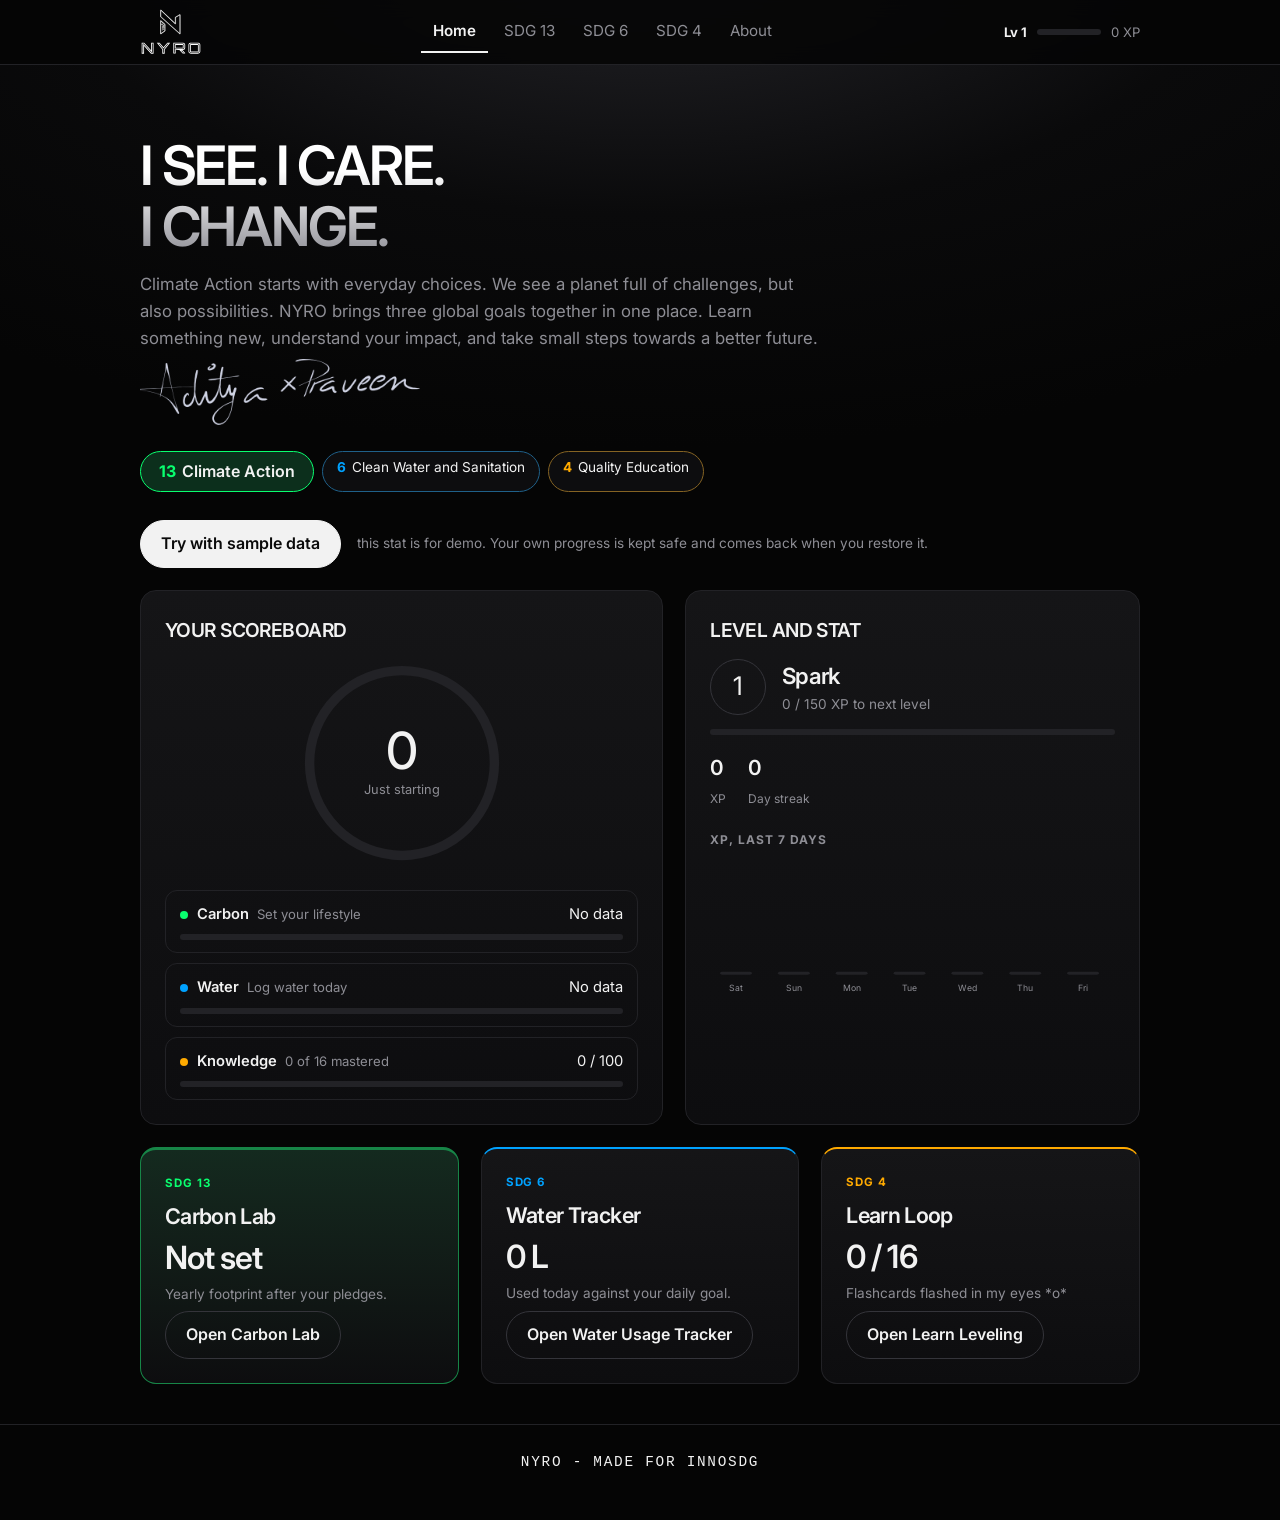
<file: index.html>
<!DOCTYPE html>
<html lang="en">
  <head>
    <meta charset="UTF-8">
    <meta name="viewport" content="width=device-width, initial-scale=1, viewport-fit=cover">
    <title>NYRO | Learn. Measure. Act.</title>
    <meta name="description" content="Your planet score, level and XP in one place. Learn, measure and act on climate, water and education with NYRO.">
    <meta name="author" content="Aditya and Praveen">
    <link rel="preconnect" href="https://fonts.googleapis.com">
    <link rel="preconnect" href="https://fonts.gstatic.com" crossorigin>
    <link
      rel="stylesheet"
      href="https://fonts.googleapis.com/css2?family=Inter:wght@400;500;600;700&display=swap">
    <link rel="stylesheet" href="style.css">
  </head>
  <body data-page="home">
    <a class="skip" href="#app">Skip to content</a>
    <header class="nav">
      <div class="wrap nav-in">
        <a class="brand" href="index.html" aria-label="NYRO home">
          <img src="logo.svg" alt="NYRO" width="148" height="110">
        </a>
        <nav class="tabs" aria-label="Main">
          <a class="tab" href="index.html" aria-current="page">Home</a>
          <a class="tab t-carbon" href="carbon.html">SDG 13</a>
          <a class="tab t-water" href="water.html">SDG 6</a>
          <a class="tab t-learn" href="learn.html">SDG 4</a>
          <a class="tab" href="about.html">About</a>
        </nav>
        <div class="xp-pill" aria-label="Level and experience points">
          <span id="pillLevel">Lv 1</span>
          <div class="pill-bar"><i id="pillFill"></i></div>
          <span id="pillXp">0 XP</span>
        </div>
      </div>
    </header>
    <main id="app" class="wrap">
      <section class="view">
        <div class="hero">
          <h1>I SEE. I CARE.<br><span>I CHANGE.</span></h1>
          <p class="lead">
            Climate Action starts with everyday choices. We see a planet full of challenges, 
            but also possibilities. NYRO brings three global goals together in one place. 
            Learn something new, understand your impact, and take small steps towards a better future.


          </p>
          <img
            class="signature"
            src="signature.png"
            alt="Aditya x Praveen"
            width="720"
            height="168">
          <ul class="chips" aria-label="Goals addressed">
            <li class="c-carbon lead-chip"><b>13</b>Climate Action</li>
            <li class="c-water"><b>6</b>Clean Water and Sanitation</li>
            <li class="c-learn"><b>4</b>Quality Education</li>
          </ul>
        </div>
        <div class="home-cta">
          <div class="demo-cta">
            <button type="button" class="btn solid" id="demoBtn">Try with sample data</button>
            <span class="muted small" id="demoHint">
              this stat is for demo. Your own progress is kept safe and comes back when you
              restore it.
            </span>
          </div>
        </div>
        <div class="home-grid">
          <div class="panel score-card">
            <h2 class="panel-title">YOUR SCOREBOARD</h2>
            <div class="score-body">
              <div class="ring big">
                <svg viewBox="0 0 200 200" aria-hidden="true">
                  <defs>
                    <linearGradient id="planetGrad" x1="0" y1="0" x2="1" y2="1">
                      <stop offset="0" stop-color="#f2f2f2"/>
                      <stop offset=".5" stop-color="#f2f2f2"/>
                      <stop offset="1" stop-color="#f2f2f2"/>
                    </linearGradient>
                  </defs>
                  <circle class="ring-track" cx="100" cy="100" r="88"></circle>
                  <circle
                    class="ring-fill"
                    id="planetRing"
                    cx="100"
                    cy="100"
                    r="88"
                    stroke="url(#planetGrad)"></circle>
                </svg>
                <div class="ring-center">
                  <b id="planetScore">0</b><span id="planetLabel">Just starting</span>
                </div>
              </div>
              <ul class="pillars" id="pillars"></ul>
            </div>
          </div>
          <div class="panel level-card">
            <h2 class="panel-title">LEVEL AND STAT</h2>
            <div class="level-row-top">
              <div class="lvl-num" id="lvlNum">1</div>
              <div>
                <h3 id="lvlTitle">BRONZE</h3>
                <p class="muted small" id="lvlXp">0 / 150 XP to next level</p>
              </div>
            </div>
            <div class="bar"><i id="lvlBar"></i></div>
            <div class="mini-stats">
              <div><b id="sXp">0</b><span>XP</span></div>
              <div><b id="sStreak">0</b><span>Day streak</span></div>
            </div>
            <h3 class="sub">XP, last 7 days</h3>
            <div
              id="xpChart"
              role="img"
              aria-label="Bar chart of XP earned each day for the last seven days"></div>
          </div>
        </div>
        <div class="modules">
          <article class="module m-carbon anchor">
            <span class="m-tag">SDG 13</span>
            <h3>Carbon Lab</h3>
            <p class="m-stat" id="modCarbon">0.0 t</p>
            <p class="muted small">Yearly footprint after your pledges.</p>
            <a class="btn outline" href="carbon.html">Open Carbon Lab</a>
          </article>
          <article class="module m-water">
            <span class="m-tag">SDG 6</span>
            <h3>Water Tracker</h3>
            <p class="m-stat" id="modWater">0 L</p>
            <p class="muted small">Used today against your daily goal.</p>
            <a class="btn outline" href="water.html">Open Water Usage Tracker</a>
          </article>
          <article class="module m-learn">
            <span class="m-tag">SDG 4</span>
            <h3>Learn Loop</h3>
            <p class="m-stat" id="modLearn">0 / 0</p>
            <p class="muted small">Flashcards flashed in my eyes *o*</p>
            <a class="btn outline" href="learn.html">Open Learn Leveling</a>
          </article>
        </div>
      </section>
    </main>
    <footer class="footer">
      <div class="wrap">
        <p class="mono">NYRO - MADE FOR INNOSDG</p>
      </div>
    </footer>
    <div class="toast" id="toast" role="status" aria-live="polite"></div>
    <script src="script.js"></script>
  </body>
</html>
</file>
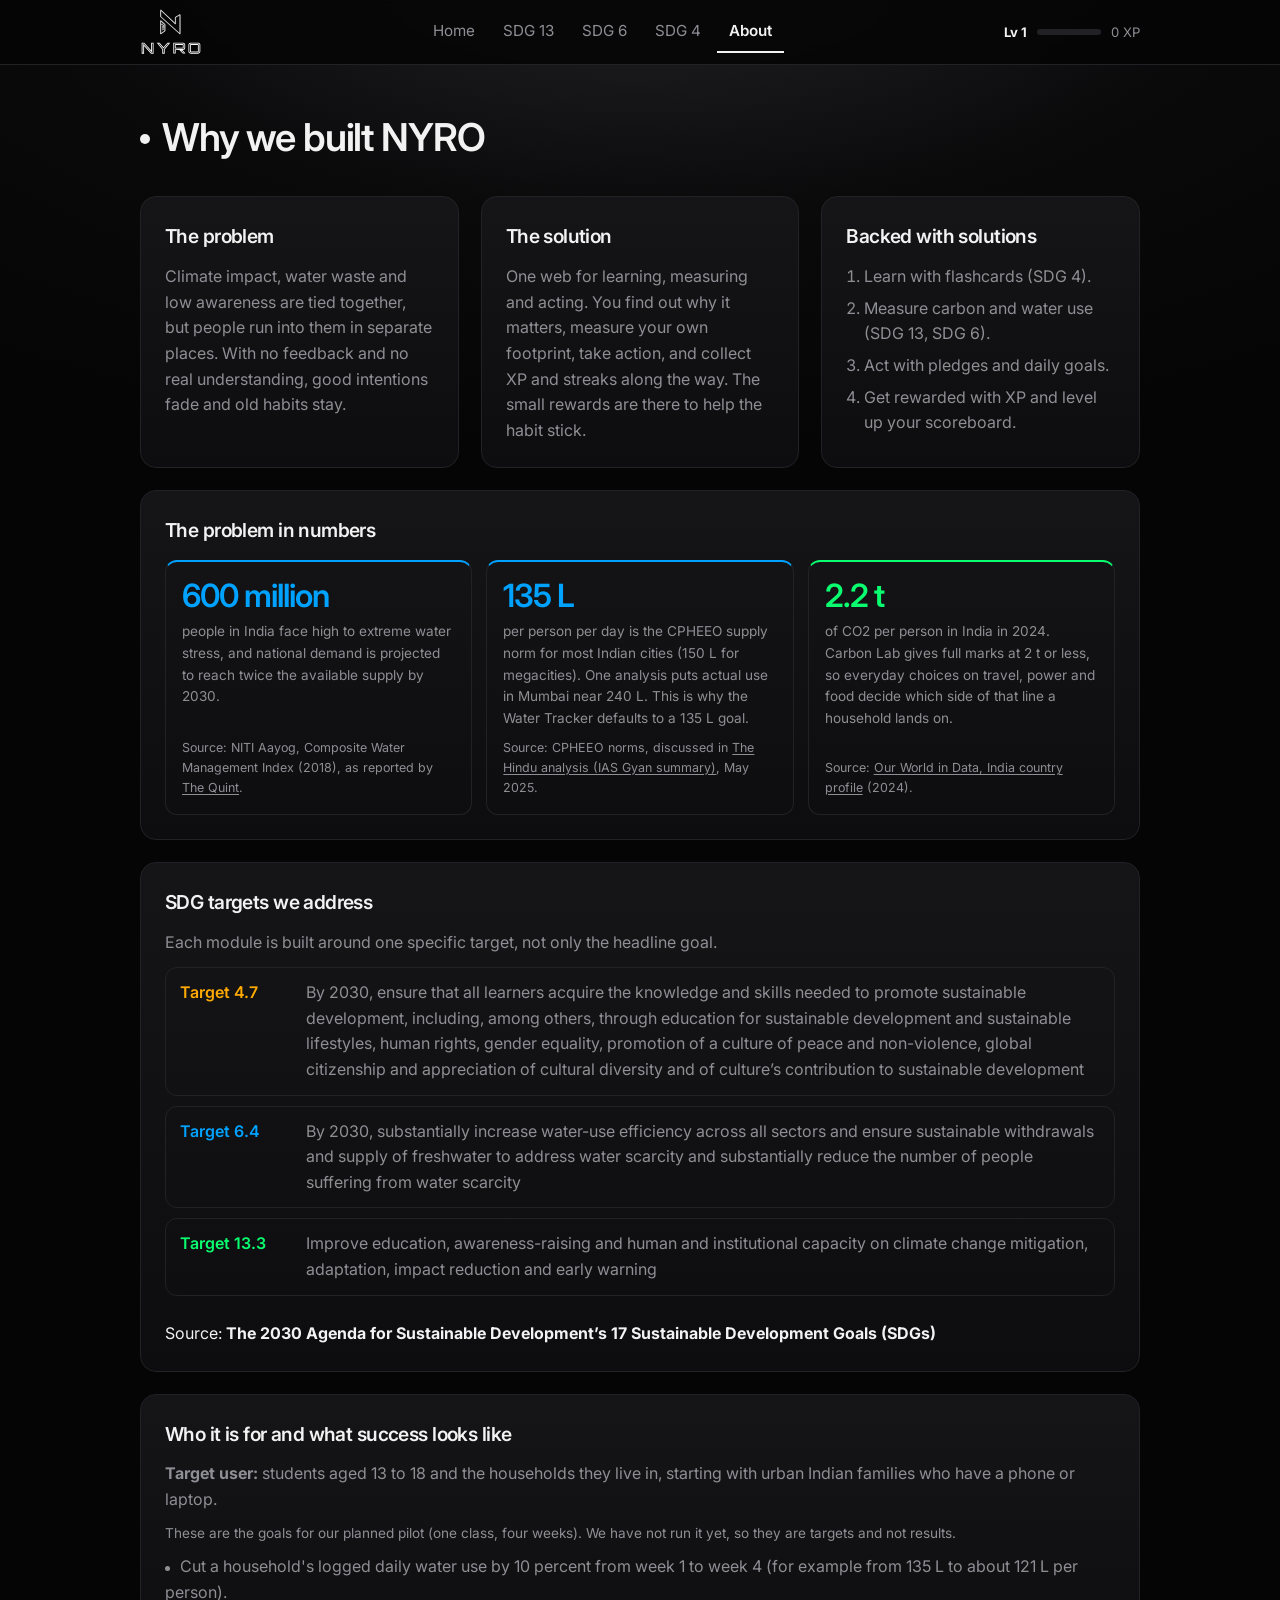
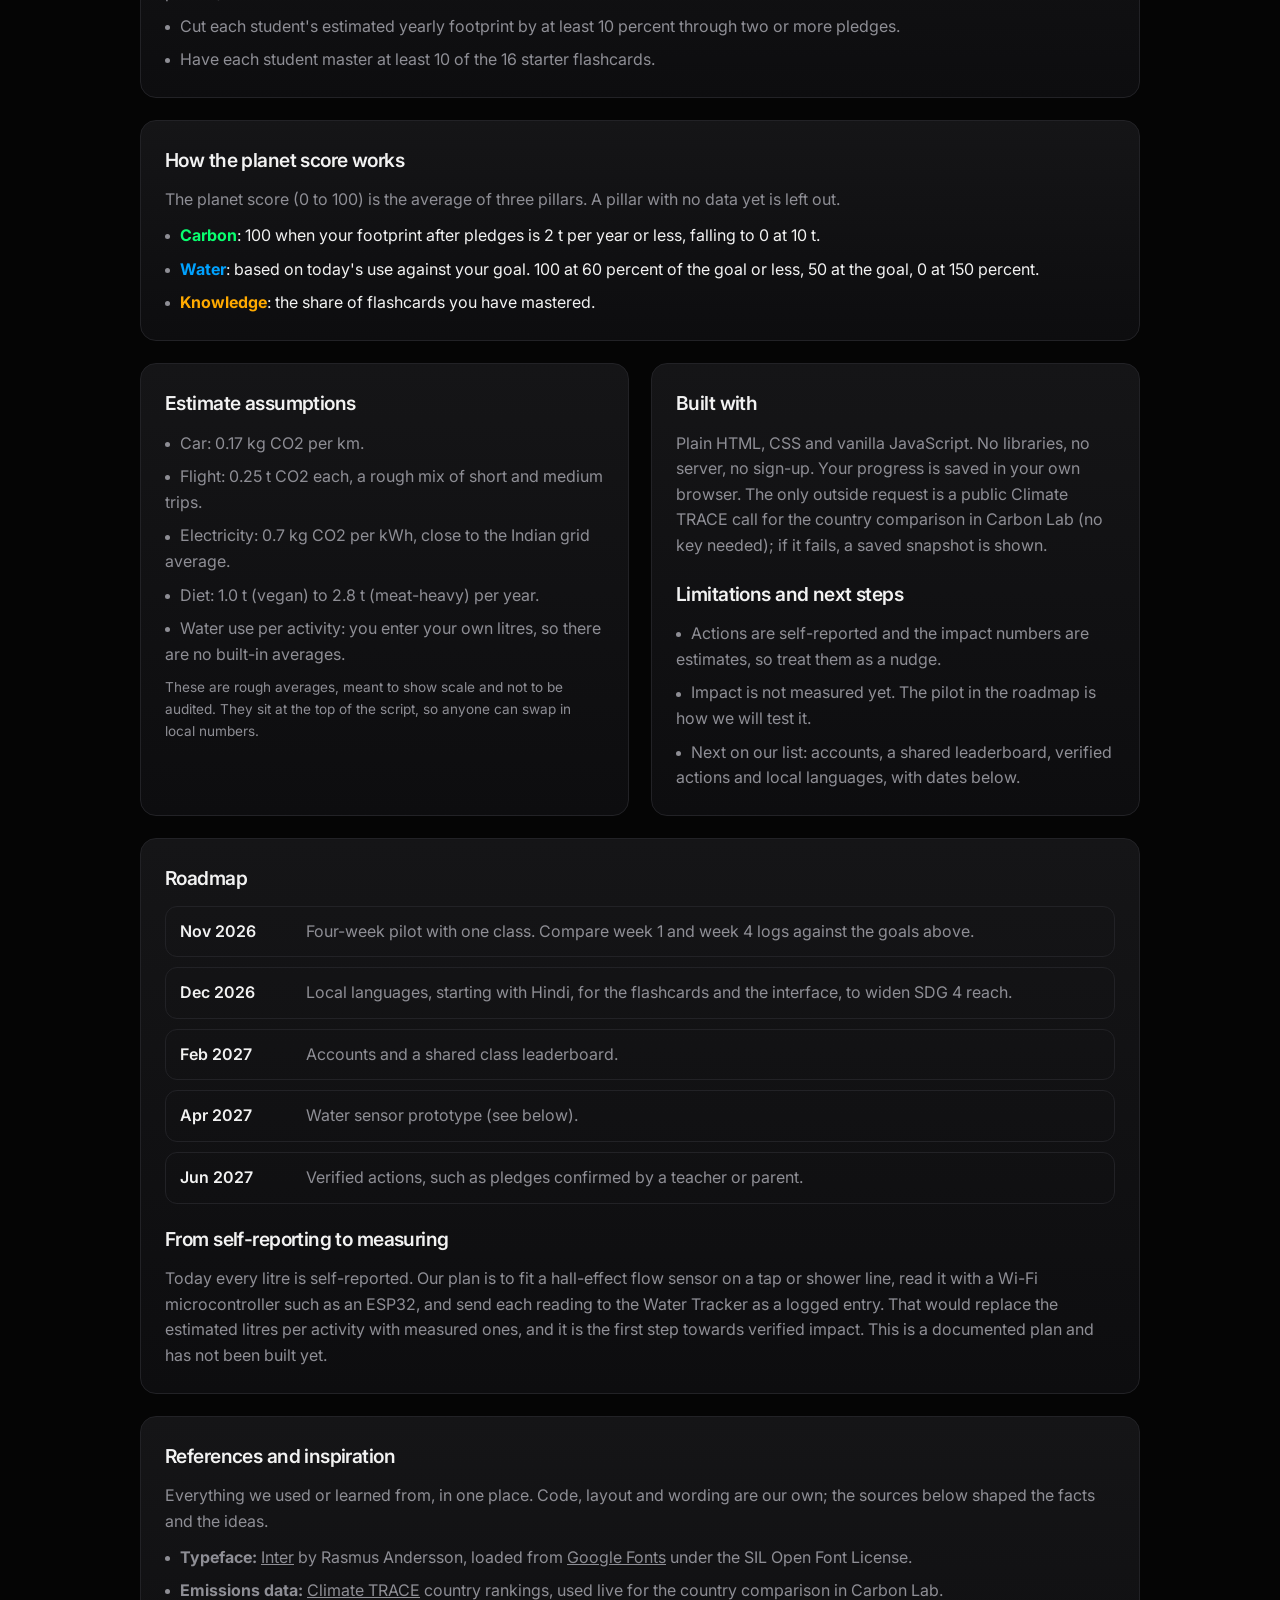
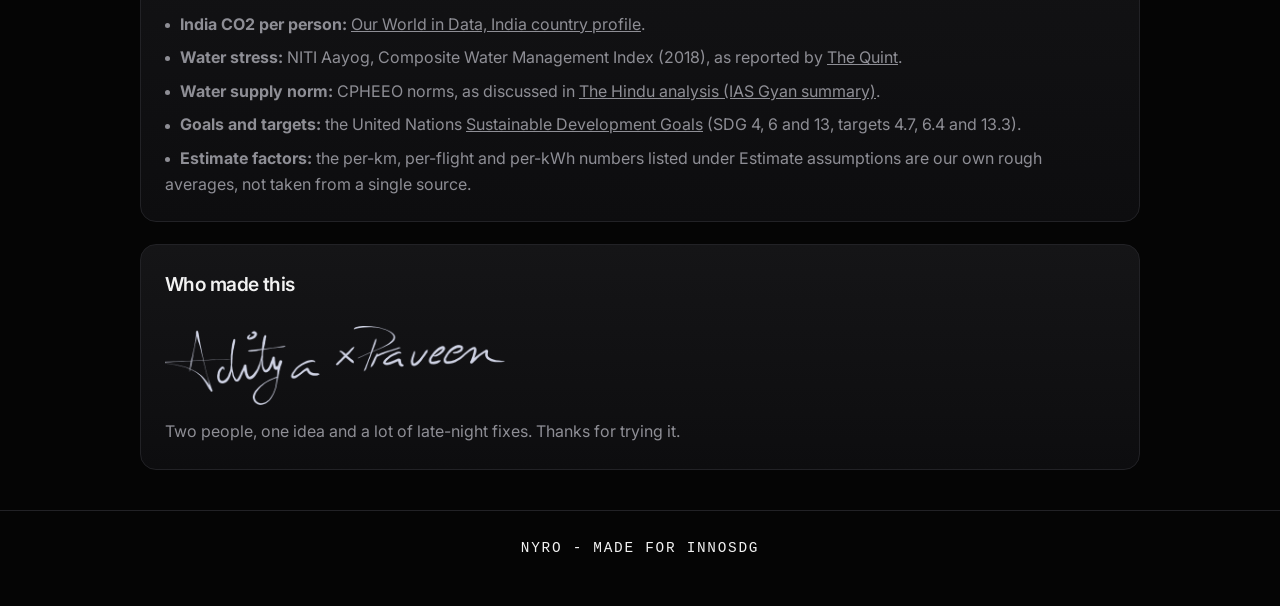
<file: about.html>
<!DOCTYPE html>
<html lang="en">
  <head>
    <meta charset="UTF-8">
    <meta name="viewport" content="width=device-width, initial-scale=1, viewport-fit=cover">
    <title>About | NYRO</title>
    <meta name="description" content="Explore education, clean water and climate action with NYRO. Learn, measure your impact and take action.">
    <meta name="author" content="Aditya and Praveen">
    <link rel="preconnect" href="https://fonts.googleapis.com">
    <link rel="preconnect" href="https://fonts.gstatic.com" crossorigin>
    <link
      rel="stylesheet"
      href="https://fonts.googleapis.com/css2?family=Inter:wght@400;500;600;700&display=swap">
    <link rel="stylesheet" href="style.css">
  </head>
  <body data-page="about">
    <a class="skip" href="#app">Skip to content</a>
    <header class="nav">
      <div class="wrap nav-in">
        <a class="brand" href="index.html" aria-label="NYRO home">
          <img src="logo.svg" alt="NYRO" width="148" height="110">
        </a>
        <nav class="tabs" aria-label="Main">
          <a class="tab" href="index.html">Home</a>
          <a class="tab t-carbon" href="carbon.html">SDG 13</a>
          <a class="tab t-water" href="water.html">SDG 6</a>
          <a class="tab t-learn" href="learn.html">SDG 4</a>
          <a class="tab" href="about.html" aria-current="page">About</a>
        </nav>
        <div class="xp-pill" aria-label="Level and experience points">
          <span id="pillLevel">Lv 1</span>
          <div class="pill-bar"><i id="pillFill"></i></div>
          <span id="pillXp">0 XP</span>
        </div>
      </div>
    </header>
    <main id="app" class="wrap">
    <section class="view">
      <header class="view-head">
        <h2>Why we built NYRO</h2>
      </header>

      <div class="about-grid">
        <div class="panel">
          <h3 class="panel-title">The problem</h3>
          <p class="muted">Climate impact, water waste and low awareness are tied together, but people run into them in separate places. With no feedback and no real understanding, good intentions fade and old habits stay.</p>
        </div>
        <div class="panel">
          <h3 class="panel-title">The solution</h3>
          <p class="muted">One web for learning, measuring and acting. You find out why it matters, measure your own footprint, take action, and collect XP and streaks along the way. The small rewards are there to help the habit stick.</p>
        </div>
        <div class="panel">
          <h3 class="panel-title">Backed with solutions</h3>
          <ol class="steps">
            <li>Learn with flashcards (SDG 4).</li>
            <li>Measure carbon and water use (SDG 13, SDG 6).</li>
            <li>Act with pledges and daily goals.</li>
            <li>Get rewarded with XP and level up your scoreboard.</li>
          </ol>
        </div>
      </div>

      <div class="panel">
        <h3 class="panel-title">The problem in numbers</h3>
                <div class="stat-grid">
          <div class="stat-tile c-water">
            <b>600 million</b>
            <p class="muted small">people in India face high to extreme water stress, and national demand is projected to reach twice the available supply by 2030.</p>
            <span class="src">Source: NITI Aayog, Composite Water Management Index (2018), as reported by <a href="https://www.thequint.com/amp/story/news/india/india-suffering-worst-water-crisis-in-history-niti-report" target="_blank" rel="noopener">The Quint</a>.</span>
          </div>
          <div class="stat-tile c-water">
            <b>135 L</b>
            <p class="muted small">per person per day is the CPHEEO supply norm for most Indian cities (150 L for megacities). One analysis puts actual use in Mumbai near 240 L. This is why the Water Tracker defaults to a 135 L goal.</p>
            <span class="src">Source: CPHEEO norms, discussed in <a href="https://www.iasgyan.in/daily-current-affairs/when-water-standards-dont-hold-water" target="_blank" rel="noopener">The Hindu analysis (IAS Gyan summary)</a>, May 2025.</span>
          </div>
          <div class="stat-tile c-carbon">
            <b>2.2 t</b>
            <p class="muted small">of CO2 per person in India in 2024. Carbon Lab gives full marks at 2 t or less, so everyday choices on travel, power and food decide which side of that line a household lands on.</p>
            <span class="src">Source: <a href="https://ourworldindata.org/co2/country/india" target="_blank" rel="noopener">Our World in Data, India country profile</a> (2024).</span>
          </div>
        </div>
      </div>

      <div class="panel">
        <h3 class="panel-title">SDG targets we address</h3>
        <p class="muted">Each module is built around one specific target, not only the headline goal.</p>
        <div class="rows">
          <div class="row-item c-learn"><b>Target 4.7</b><p class="muted">By 2030, ensure that all learners acquire the knowledge and skills needed to
promote sustainable development, including, among others, through education for sustainable
development and sustainable lifestyles, human rights, gender equality, promotion of a culture
of peace and non-violence, global citizenship and appreciation of cultural diversity and of
culture’s contribution to sustainable development</p></div>
          <div class="row-item c-water"><b>Target 6.4</b><p class="muted">By 2030, substantially increase water-use efficiency across all sectors and ensure
sustainable withdrawals and supply of freshwater to address water scarcity and substantially
reduce the number of people suffering from water scarcity </p></div>
          <div class="row-item c-carbon"><b>Target 13.3</b><p class="muted"> Improve education, awareness-raising and human and institutional capacity
on climate change mitigation, adaptation, impact reduction and early warning </p></div>
        </div>
        <br><p>Source: <b>The 2030 Agenda for Sustainable Development’s 17
Sustainable Development Goals (SDGs)</b></p>
      </div>

      <div class="panel">
        <h3 class="panel-title">Who it is for and what success looks like</h3>
        <p class="muted"><b>Target user:</b> students aged 13 to 18 and the households they live in, starting with urban Indian families who have a phone or laptop.</p>
        <p class="muted small">These are the goals for our planned pilot (one class, four weeks). We have not run it yet, so they are targets and not results.</p>
        <ul class="plain muted">
          <li>Cut a household's logged daily water use by 10 percent from week 1 to week 4 (for example from 135 L to about 121 L per person).</li>
          <li>Cut each student's estimated yearly footprint by at least 10 percent through two or more pledges.</li>
          <li>Have each student master at least 10 of the 16 starter flashcards.</li>
        </ul>
      </div>

      <div class="panel">
        <h3 class="panel-title">How the planet score works</h3>
        <p class="muted">The planet score (0 to 100) is the average of three pillars. A pillar with no data yet is left out.</p>
        <ul class="plain">
          <li><b class="c-carbon">Carbon</b>: 100 when your footprint after pledges is 2 t per year or less, falling to 0 at 10 t.</li>
          <li><b class="c-water">Water</b>: based on today's use against your goal. 100 at 60 percent of the goal or less, 50 at the goal, 0 at 150 percent.</li>
          <li><b class="c-learn">Knowledge</b>: the share of flashcards you have mastered.</li>
        </ul>
      </div>

      

      <div class="two">
        <div class="panel">
          <h3 class="panel-title">Estimate assumptions</h3>
          <ul class="plain muted">
            <li>Car: 0.17 kg CO2 per km.</li>
            <li>Flight: 0.25 t CO2 each, a rough mix of short and medium trips.</li>
            <li>Electricity: 0.7 kg CO2 per kWh, close to the Indian grid average.</li>
            <li>Diet: 1.0 t (vegan) to 2.8 t (meat-heavy) per year.</li>
            <li>Water use per activity: you enter your own litres, so there are no built-in averages.</li>
          </ul>
          <p class="muted small">These are rough averages, meant to show scale and not to be audited. They sit at the top of the script, so anyone can swap in local numbers.</p>
        </div>
        <div class="panel">
          <h3 class="panel-title">Built with</h3>
          <p class="muted">Plain HTML, CSS and vanilla JavaScript. No libraries, no server, no sign-up. Your progress is saved in your own browser. The only outside request is a public Climate TRACE call for the country comparison in Carbon Lab (no key needed); if it fails, a saved snapshot is shown.</p>
          <h3 class="panel-title sub-gap">Limitations and next steps</h3>
          <ul class="plain muted">
            <li>Actions are self-reported and the impact numbers are estimates, so treat them as a nudge.</li>
            <li>Impact is not measured yet. The pilot in the roadmap is how we will test it.</li>
            <li>Next on our list: accounts, a shared leaderboard, verified actions and local languages, with dates below.</li>
          </ul>
        </div>
      </div>

      <div class="panel">
        <h3 class="panel-title">Roadmap</h3>
        <div class="rows">
          <div class="row-item"><b>Nov 2026</b><p class="muted">Four-week pilot with one class. Compare week 1 and week 4 logs against the goals above.</p></div>
          <div class="row-item"><b>Dec 2026</b><p class="muted">Local languages, starting with Hindi, for the flashcards and the interface, to widen SDG 4 reach.</p></div>
          <div class="row-item"><b>Feb 2027</b><p class="muted">Accounts and a shared class leaderboard.</p></div>
          <div class="row-item"><b>Apr 2027</b><p class="muted">Water sensor prototype (see below).</p></div>
          <div class="row-item"><b>Jun 2027</b><p class="muted">Verified actions, such as pledges confirmed by a teacher or parent.</p></div>
        </div>
        <h3 class="panel-title sub-gap">From self-reporting to measuring</h3>
        <p class="muted">Today every litre is self-reported. Our plan is to fit a hall-effect flow sensor on a tap or shower line, read it with a Wi-Fi microcontroller such as an ESP32, and send each reading to the Water Tracker as a logged entry. That would replace the estimated litres per activity with measured ones, and it is the first step towards verified impact. This is a documented plan and has not been built yet.</p>
      </div>

      <div class="panel">
        <h3 class="panel-title">References and inspiration</h3>
        <p class="muted">Everything we used or learned from, in one place. Code, layout and wording are our own; the sources below shaped the facts and the ideas.</p>
        <ul class="plain muted">
          <li><b>Typeface:</b> <a href="https://rsms.me/inter/" target="_blank" rel="noopener">Inter</a> by Rasmus Andersson, loaded from <a href="https://fonts.google.com/specimen/Inter" target="_blank" rel="noopener">Google Fonts</a> under the SIL Open Font License.</li>
          <li><b>Emissions data:</b> <a href="https://climatetrace.org" target="_blank" rel="noopener">Climate TRACE</a> country rankings, used live for the country comparison in Carbon Lab.</li>
          <li><b>India CO2 per person:</b> <a href="https://ourworldindata.org/co2/country/india" target="_blank" rel="noopener">Our World in Data, India country profile</a>.</li>
          <li><b>Water stress:</b> NITI Aayog, Composite Water Management Index (2018), as reported by <a href="https://www.thequint.com/amp/story/news/india/india-suffering-worst-water-crisis-in-history-niti-report" target="_blank" rel="noopener">The Quint</a>.</li>
          <li><b>Water supply norm:</b> CPHEEO norms, as discussed in <a href="https://www.iasgyan.in/daily-current-affairs/when-water-standards-dont-hold-water" target="_blank" rel="noopener">The Hindu analysis (IAS Gyan summary)</a>.</li>
          <li><b>Goals and targets:</b> the United Nations <a href="https://sdgs.un.org/goals" target="_blank" rel="noopener">Sustainable Development Goals</a> (SDG 4, 6 and 13, targets 4.7, 6.4 and 13.3).</li>
          <li><b>Estimate factors:</b> the per-km, per-flight and per-kWh numbers listed under Estimate assumptions are our own rough averages, not taken from a single source.</li>
        </ul>
      </div>

      <div class="panel makers">
        <h3 class="panel-title">Who made this</h3>
        <img class="signature" src="signature.png" alt="Aditya x Praveen" width="720" height="168">
        <p class="muted">Two people, one idea and a lot of late-night fixes. Thanks for trying it.</p>
      </div>
    </section>
    </main>
    <footer class="footer">
      <div class="wrap">
        <p class="mono">NYRO - MADE FOR INNOSDG</p>
      </div>
    </footer>
    <div class="toast" id="toast" role="status" aria-live="polite"></div>
    <script src="script.js"></script>
  </body>
</html>
</file>
<file: style.css>
:root {
  color-scheme: dark;
  --bg: #050505;
  --panel: #0f0f11;
  --tint: #18181b;
  --line: #222226;
  --line-strong: #34343a;
  --text: #f2f2f2;
  --muted: #8e8e95;
  --accent: #f2f2f2;
  --accent-soft: #19191c;
  --bad: #d27a7a;
  --mc: var(--accent);
  --c-carbon: #09ff6f;
  --c-water: #00a2ff;
  --c-learn: #ffaa00;
  --radius: 16px;
  --radius-md: 12px;
  --radius-sm: 10px;
  --radius-xs: 8px;
}

.c-carbon,
.m-carbon {
  --mc: var(--c-carbon);
}

.c-water,
.m-water {
  --mc: var(--c-water);
}

.c-learn,
.m-learn {
  --mc: var(--c-learn);
}

* {
  box-sizing: border-box;
  margin: 0;
  padding: 0;
}

[hidden] {
  display: none !important;
}

ul {
  list-style: none;
}

html {
  scroll-behavior: smooth;
}

body {
  font-family: Inter, system-ui, -apple-system, Segoe UI, Roboto, sans-serif;
  background: radial-gradient(1100px 520px at 50% -8%, #26262b, #0a0a0b 55%, #050505) no-repeat fixed, var(--bg);
  color: var(--text);
  line-height: 1.6;
  min-height: 100vh;
  overflow-x: hidden;
}

h1,
h2,
h3,
.panel-title,
.m-stat,
.ring-center b {
  font-family: Inter, system-ui, -apple-system, Segoe UI, Roboto, sans-serif;
  font-weight: 600;
  letter-spacing: -.03em;
}

h1,
h2 {
  text-wrap: balance;
}

.wrap {
  max-width: 1040px;
  margin: 0 auto;
  padding: 0 20px;
}

.muted {
  color: var(--muted);
}

.small {
  font-size: .85rem;
}

.center-text {
  text-align: center;
}

a {
  color: inherit;
  transition: color .15s ease;
}

.skip {
  position: absolute;
  left: -999px;
  top: 8px;
  background: var(--text);
  color: var(--bg);
  padding: 8px 14px;
  border-radius: var(--radius-sm);
  z-index: 200;
}

.skip:focus {
  left: 8px;
}

:focus-visible {
  outline: 2px solid var(--accent);
  outline-offset: 3px;
}

.nav {
  position: sticky;
  top: 0;
  z-index: 60;
  background: #050505e0;
  border-bottom: 1px solid var(--line);
  backdrop-filter: blur(10px);
  -webkit-backdrop-filter: blur(10px);
}

.nav-in {
  display: flex;
  align-items: center;
  justify-content: space-between;
  gap: 14px;
  min-height: 64px;
}

.brand {
  display: flex;
  align-items: center;
  gap: 10px;
  background: none;
  border: none;
  cursor: pointer;
  color: var(--text);
  flex: none;
  text-decoration: none;
}

.brand img {
  display: block;
  height: 46px;
  width: auto;
  filter: invert(1);
}

.tabs {
  display: flex;
  gap: 4px;
  overflow-x: auto;
  scrollbar-width: none;
  padding: 4px;
}

.tabs::-webkit-scrollbar {
  display: none;
}

.tab {
  font: inherit;
  font-size: .95rem;
  color: var(--muted);
  text-decoration: none;
  background: transparent;
  border: none;
  border-bottom: 2px solid transparent;
  border-radius: 0;
  padding: 8px 12px;
  cursor: pointer;
  white-space: nowrap;
}

.tab:hover {
  color: var(--text);
}

.tab[aria-current=page] {
  color: var(--text);
  font-weight: 600;
  border-bottom-color: var(--accent);
}

.xp-pill {
  display: flex;
  align-items: center;
  gap: 10px;
  font-size: .82rem;
  color: var(--muted);
  flex: none;
}

.xp-pill #pillLevel {
  color: var(--text);
  font-weight: 700;
}

.pill-bar {
  width: 64px;
  height: 6px;
  background: var(--line);
  border-radius: 3px;
  overflow: hidden;
}

.pill-bar i {
  display: block;
  height: 100%;
  width: 0;
  background: var(--accent);
  transition: width .4s ease;
}

.view {
  padding: 34px 0 40px;
  display: grid;
  gap: 22px;
}

.view-head h2 {
  font-size: clamp(1.8rem, 4vw, 2.4rem);
  margin: 8px 0 6px;
  color: var(--text);
}

.view-head .lead {
  margin-top: 0;
}

.lead {
  color: var(--muted);
  font-size: 1.05rem;
  max-width: 62ch;
}

.btn {
  display: inline-block;
  font: inherit;
  font-weight: 600;
  cursor: pointer;
  text-decoration: none;
  padding: 10px 20px;
  border-radius: 999px;
  border: 1px solid var(--line-strong);
  color: var(--text);
  background: transparent;
  transition: background .15s ease, border-color .15s ease, color .15s ease;
}

.btn:hover:not(:disabled) {
  background: var(--tint);
}

.btn:disabled {
  opacity: .4;
  cursor: not-allowed;
}

.btn.full {
  width: 100%;
  margin-top: 14px;
}

.btn.solid,
.c-learn .btn.solid {
  background: #f2f2f2;
  border-color: #f2f2f2;
  color: #0a0a0a;
  box-shadow: none;
}

.btn.solid:hover:not(:disabled),
.c-learn .btn.solid:hover:not(:disabled) {
  background: #d4d4d8;
  border-color: #d4d4d8;
  box-shadow: none;
}

.btn.ghost {
  background: transparent;
}

.btn.outline {
  border-color: var(--line-strong);
  color: var(--text);
}

.btn.outline:hover {
  background: var(--accent-soft);
}

.btn.hit {
  background: #f2f2f2;
  border-color: #f2f2f2;
  color: #0a0a0a;
}

.btn.hit:hover:not(:disabled) {
  background: #d4d4d8;
}

.btn.miss {
  border-color: var(--bad);
  color: var(--bad);
}

.btn.miss:hover:not(:disabled) {
  background: #1f1414;
}

.panel {
  background: linear-gradient(180deg, #151517, #0d0d0f);
  border: 1px solid var(--line);
  border-radius: var(--radius);
  padding: 24px;
}

.panel-title {
  font-size: 1.2rem;
  margin-bottom: 12px;
}

.panel-title small {
  font-size: .78rem;
  font-weight: 400;
  margin-left: 8px;
  font-family: Inter, system-ui, sans-serif;
}

.sub {
  font-size: .75rem;
  color: var(--muted);
  text-transform: uppercase;
  letter-spacing: .08em;
  margin: 20px 0 10px;
  font-family: Inter, system-ui, sans-serif;
  font-weight: 700;
}

.sub-gap {
  margin-top: 20px;
}

.two {
  display: grid;
  grid-template-columns: 1fr 1fr;
  gap: 22px;
}

.home-grid {
  display: grid;
  grid-template-columns: 1.15fr 1fr;
  gap: 22px;
}

.ring {
  position: relative;
  width: 180px;
  height: 180px;
  margin: 0 auto;
  flex: none;
}

.ring.big {
  width: 210px;
  height: 210px;
}

.ring svg {
  width: 100%;
  height: 100%;
  transform: rotate(-90deg);
  overflow: visible;
}

.ring circle {
  fill: none;
  stroke-width: 9;
}

.ring-track {
  stroke: var(--line);
}

.ring-fill {
  stroke: var(--accent);
  stroke-linecap: butt;
  transition: stroke-dashoffset .9s ease, stroke .3s ease;
}

.ring.big .ring-fill {
  stroke-dasharray: 552.92;
  stroke-dashoffset: 552.92;
}

.ring:not(.big) .ring-fill {
  stroke-dasharray: 326.73;
  stroke-dashoffset: 326.73;
}

.ring-center {
  position: absolute;
  inset: 0;
  display: flex;
  flex-direction: column;
  align-items: center;
  justify-content: center;
  text-align: center;
}

.ring-center b {
  font-size: 2.4rem;
  line-height: 1;
  font-weight: 500;
}

.ring.big .ring-center b {
  font-size: 3.2rem;
}

.ring-center span {
  color: var(--muted);
  font-size: .8rem;
  margin-top: 4px;
}

label {
  display: block;
  margin: 16px 0 6px;
  color: var(--muted);
  font-size: .92rem;
}

label strong {
  color: var(--text);
}

.panel label:first-of-type {
  margin-top: 0;
}

input[type=range] {
  width: 100%;
  accent-color: var(--accent);
  cursor: pointer;
}

select,
input[type=text],
input[type=number],
input:not([type]),
input[list],
textarea {
  width: 100%;
  font: inherit;
  color: var(--text);
  background: #0a0a0b;
  border: 1px solid var(--line-strong);
  border-radius: var(--radius-sm);
  padding: 10px 12px;
  transition: border-color .15s ease;
}

select option {
  background: #0f0f11;
  color: var(--text);
}

select:focus,
input:focus,
textarea:focus {
  border-color: var(--accent);
  outline: 2px solid #2a2a2e;
  outline-offset: 0;
}

textarea {
  resize: vertical;
}

::placeholder {
  color: #5f5f66;
}

.toast {
  position: fixed;
  left: 50%;
  bottom: 24px;
  transform: translate(-50%, 12px);
  opacity: 0;
  pointer-events: none;
  z-index: 100;
  background: var(--text);
  color: var(--bg);
  padding: 11px 20px;
  border-radius: var(--radius-sm);
  text-align: center;
  font-size: .92rem;
  max-width: min(92vw, 600px);
  transition: opacity .2s ease, transform .2s ease;
}

.toast.show {
  opacity: 1;
  transform: translate(-50%);
}

.hero {
  padding: 22px 0 6px;
}

.hero h1 {
  font-size: clamp(2.2rem, 5.5vw, 3.4rem);
  line-height: 1.12;
  margin: 14px 0;
  font-weight: 600;
  letter-spacing: -.04em;
  background: linear-gradient(180deg, #fff 30%, #8e8e95);
  -webkit-background-clip: text;
  background-clip: text;
  -webkit-text-fill-color: transparent;
}

.hero h1 span {
  -webkit-text-fill-color: transparent;
}

.hero h1 span {
  color: var(--muted);
}

.chips {
  display: flex;
  flex-wrap: wrap;
  gap: 8px;
}

.chips li {
  font-size: .85rem;
  padding: 5px 14px;
  border-radius: 999px;
  background: #0d0d0f;
  color: var(--text);
  border: 1px solid var(--line-strong);
}

.chips li b {
  color: var(--accent);
  margin-right: 6px;
}

.score-body {
  display: grid;
  gap: 22px;
}

.pillars {
  display: grid;
  gap: 10px;
}

.pillar {
  display: block;
  width: 100%;
  text-align: left;
  font: inherit;
  color: var(--text);
  text-decoration: none;
  cursor: pointer;
  background: transparent;
  border: 1px solid var(--line);
  border-radius: var(--radius-md);
  padding: 12px 14px;
  transition: border-color .15s ease, background .15s ease;
}

.pillar:hover {
  border-color: var(--accent);
  background: var(--accent-soft);
}

.p-top {
  display: flex;
  justify-content: space-between;
  font-size: .92rem;
  margin-bottom: 8px;
}

.p-top span:first-child {
  color: var(--text);
  font-weight: 600;
}

.p-top em {
  font-style: normal;
  color: var(--muted);
  font-weight: 400;
  margin-left: 8px;
  font-size: .82rem;
}

.bar {
  height: 6px;
  background: var(--line);
  border-radius: 3px;
  overflow: hidden;
}

.bar i {
  display: block;
  height: 100%;
  width: 0;
  border-radius: 3px;
  background: var(--accent);
  transition: width .5s ease;
}

.level-card .bar i {
  background: var(--accent);
}

.level-row-top {
  display: flex;
  align-items: center;
  gap: 16px;
  margin-bottom: 14px;
}

.lvl-num {
  width: 56px;
  height: 56px;
  border-radius: 50%;
  display: flex;
  align-items: center;
  justify-content: center;
  font-family: Inter, system-ui, sans-serif;
  font-size: 1.6rem;
  color: var(--text);
  border: 1px solid var(--line-strong);
}

.level-row-top h3 {
  font-size: 1.4rem;
}

.mini-stats {
  display: flex;
  gap: 22px;
  margin-top: 16px;
}

.mini-stats b {
  display: block;
  font-size: 1.3rem;
  font-weight: 600;
}

.mini-stats span {
  font-size: .75rem;
  color: var(--muted);
}

#xpChart svg {
  width: 100%;
  height: auto;
  display: block;
}

.xp-bar {
  fill: var(--accent);
  rx: 3px;
  opacity: .85;
}

.xp-bar:hover {
  opacity: 1;
}

.xp-bar.today {
  fill: var(--accent);
  opacity: 1;
}

.xp-bar.zero {
  fill: var(--line);
  opacity: 1;
}

.chart-label {
  fill: var(--muted);
  font-size: 12px;
  text-anchor: middle;
}

.chart-value {
  fill: var(--text);
  font-size: 12px;
  text-anchor: middle;
}

.modules {
  display: grid;
  grid-template-columns: repeat(3, 1fr);
  gap: 22px;
}

.module {
  display: flex;
  flex-direction: column;
  gap: 6px;
  padding: 24px;
  border-radius: var(--radius);
  background: linear-gradient(180deg, #151517, #0d0d0f);
  border: 1px solid var(--line);
}

.module:hover {
  border-color: var(--line-strong);
}

.m-tag {
  font-size: .72rem;
  font-weight: 700;
  letter-spacing: .08em;
  text-transform: uppercase;
  color: var(--muted);
}

.module h3 {
  font-size: 1.35rem;
}

.m-stat {
  font-size: 2rem;
  color: var(--text);
  line-height: 1.2;
}

.module .btn {
  margin-top: auto;
  align-self: flex-start;
}

.signature {
  display: block;
  width: min(300px, 80%);
  height: auto;
  margin-top: 8px;
  margin-bottom: 28px;
  opacity: .9;
}

.hero .signature {
  width: min(280px, 80%);
  margin-top: 8px;
  margin-bottom: 26px;
}

.makers .signature {
  width: min(340px, 100%);
  margin-top: 0;
  margin-bottom: 0;
}

.makers {
  display: grid;
  gap: 14px;
}

.learn-grid {
  display: grid;
  grid-template-columns: 1.6fr 1fr;
  gap: 22px;
  align-items: start;
}

.toolbar {
  display: flex;
  align-items: center;
  gap: 10px;
  margin-bottom: 14px;
}

.toolbar label {
  margin: 0;
}

.toolbar select {
  width: auto;
  min-width: 170px;
}

.count {
  margin-left: auto;
  color: var(--muted);
  font-size: .85rem;
}

.scene {
  perspective: 1200px;
}

.card3d {
  position: relative;
  height: 300px;
  cursor: pointer;
  transform-style: preserve-3d;
  transition: transform .6s ease;
  border-radius: var(--radius);
}

.card3d.flipped {
  transform: rotateY(180deg);
}

.face {
  position: absolute;
  inset: 0;
  backface-visibility: hidden;
  -webkit-backface-visibility: hidden;
  display: flex;
  flex-direction: column;
  align-items: center;
  justify-content: center;
  text-align: center;
  padding: 34px;
  border-radius: var(--radius);
  background: var(--panel);
  border: 1px solid var(--line-strong);
}

.face p {
  font-family: Inter, system-ui, sans-serif;
  font-size: 1.45rem;
  line-height: 1.35;
  font-weight: 500;
}

.back {
  transform: rotateY(180deg);
  background: var(--tint);
  border-color: var(--line-strong);
}

.tag {
  position: absolute;
  top: 16px;
  left: 20px;
  font-family: Inter, system-ui, sans-serif;
  font-size: .72rem;
  font-weight: 700;
  letter-spacing: .1em;
  text-transform: uppercase;
  color: var(--muted);
}

.back .tag {
  color: var(--text);
}

.hint {
  position: absolute;
  bottom: 14px;
  color: var(--muted);
  font-size: .8rem;
}

.answer-row {
  display: grid;
  grid-template-columns: 1fr 1fr;
  gap: 12px;
  margin-top: 16px;
}

.answer-row .btn {
  padding: 12px;
}

.side {
  display: grid;
  gap: 22px;
}

.stats {
  display: grid;
  grid-template-columns: 1fr 1fr;
  gap: 10px;
}

.stats div {
  border: 1px solid var(--line);
  border-radius: var(--radius-md);
  padding: 12px;
  text-align: center;
}

.stats b {
  display: block;
  font-size: 1.4rem;
  font-weight: 600;
  color: var(--text);
}

.stats span {
  font-size: .78rem;
  color: var(--muted);
}

.level-row {
  display: grid;
  grid-template-columns: 70px 1fr 26px;
  align-items: center;
  gap: 10px;
  font-size: .85rem;
  margin-bottom: 8px;
}

.level-row .bar i,
.level-row:nth-child(3) .bar i {
  background: var(--accent);
}

.msg {
  margin-top: 10px;
  font-size: .88rem;
  color: var(--muted);
  min-height: 1.2em;
}

.tank-card {
  display: grid;
  grid-template-columns: 240px 1fr;
  gap: 30px;
  align-items: center;
}

.tank {
  position: relative;
  width: 200px;
  height: 240px;
  margin: 0 auto;
  overflow: hidden;
  border: 1px solid var(--line-strong);
  border-radius: var(--radius);
  background: #0a0a0b;
}

.water {
  position: absolute;
  left: 0;
  bottom: 0;
  width: 100%;
  height: 0;
  background: #2c2c32;
  transition: height .8s ease, background .3s ease;
}

.water.warn {
  background: #44444b;
}

.water.bad {
  background: #5a3636;
}

.tank-text {
  position: absolute;
  inset: 0;
  display: flex;
  flex-direction: column;
  align-items: center;
  justify-content: center;
}

.tank-text span {
  font-family: Inter, system-ui, sans-serif;
  font-size: 2.8rem;
  font-weight: 500;
  line-height: 1.1;
}

.tank-text small {
  color: var(--muted);
}

.tank-info h3 {
  font-size: 1.5rem;
  margin-bottom: 6px;
  color: var(--text);
}

.tank-info label {
  margin-top: 18px;
}

.row-btns {
  display: flex;
  gap: 10px;
  flex-wrap: wrap;
  margin-top: 14px;
}

.acts {
  display: grid;
  grid-template-columns: repeat(auto-fill, minmax(140px, 1fr));
  gap: 12px;
}

.act {
  display: flex;
  flex-direction: column;
  align-items: center;
  gap: 2px;
  padding: 16px 12px;
  cursor: pointer;
  font: inherit;
  color: var(--text);
  background: #0b0b0c;
  border: 1px solid var(--line);
  border-radius: var(--radius-md);
  transition: border-color .15s ease, background .15s ease;
}

.act:hover {
  border-color: var(--accent);
  background: var(--accent-soft);
}

.log {
  display: grid;
  gap: 8px;
  max-height: 240px;
  overflow-y: auto;
  padding: 2px;
}

.log li {
  display: flex;
  justify-content: space-between;
  padding: 10px 14px;
  border: 1px solid var(--line);
  border-radius: var(--radius-md);
  font-size: .92rem;
}

.log li b {
  color: var(--text);
  font-weight: 600;
}

.log .empty {
  color: var(--muted);
  justify-content: center;
  border-style: dashed;
}

.week {
  position: relative;
  display: flex;
  align-items: flex-end;
  gap: 10px;
  height: 190px;
  padding-top: 10px;
}

.col {
  flex: 1;
  height: 100%;
  display: flex;
  flex-direction: column;
  align-items: center;
  justify-content: flex-end;
}

.col .bar-w {
  width: 100%;
  min-height: 3px;
  border-radius: 3px 3px 0 0;
  background: #4a4a51;
  transition: height .5s ease;
}

.col .bar-w.over {
  background: var(--bad);
}

.col .bar-w.today {
  background: #f2f2f2;
}

.col .bar-w.over.today {
  background: var(--bad);
}

.col span {
  font-size: .72rem;
  color: var(--muted);
  margin-top: 6px;
}

.col em {
  font-style: normal;
  font-size: .72rem;
  margin-bottom: 4px;
  color: var(--muted);
}

.goal-line {
  position: absolute;
  left: 0;
  right: 0;
  border-top: 1px dashed var(--muted);
  pointer-events: none;
}

.custom {
  display: grid;
  grid-template-columns: 1fr 140px auto;
  gap: 10px;
  align-items: center;
}

.custom .btn {
  padding: 10px 24px;
}

.act-card {
  position: relative;
  display: flex;
}

.act-card .act {
  flex: 1;
  width: 100%;
  padding: 18px 12px 52px;
}

.act-edit {
  position: absolute;
  left: 0;
  right: 0;
  bottom: 12px;
  display: flex;
  justify-content: center;
  align-items: center;
  gap: 4px;
  color: var(--muted);
  font-size: .85rem;
  pointer-events: none;
}

.act-edit input {
  pointer-events: auto;
  width: 64px;
  text-align: center;
  font: inherit;
  color: var(--text);
  background: #0b0b0c;
  border: 1px solid var(--line-strong);
  border-radius: var(--radius-xs);
  padding: 3px 6px;
}

.hint-line {
  margin: -4px 0 14px;
}

.linkbtn {
  background: none;
  border: none;
  padding: 0;
  margin-left: 6px;
  font: inherit;
  color: var(--text);
  text-decoration: underline;
  text-underline-offset: 3px;
  cursor: pointer;
}

.linkbtn:hover {
  color: var(--text);
}

.act-rename {
  position: absolute;
  top: 6px;
  right: 6px;
  width: 28px;
  height: 28px;
  display: flex;
  align-items: center;
  justify-content: center;
  font: inherit;
  font-size: .9rem;
  color: var(--muted);
  background: none;
  border: none;
  border-radius: var(--radius-xs);
  cursor: pointer;
  z-index: 1;
}

.act-rename:hover {
  color: var(--text);
  background: var(--tint);
}

.act-name-input {
  position: absolute;
  top: 12px;
  left: 12px;
  right: 12px;
  z-index: 2;
  text-align: center;
  font: inherit;
  color: var(--text);
  background: #0b0b0c;
  border: 1px solid var(--muted);
  border-radius: var(--radius-xs);
  padding: 4px 8px;
}

.act-name-input:focus {
  outline: none;
}

.act-card.editing .a-name {
  visibility: hidden;
}

.center {
  text-align: center;
}

.verdict {
  font-weight: 600;
  margin: 12px 0 4px;
  min-height: 1.6em;
}

.bars {
  display: grid;
  gap: 10px;
  text-align: left;
  margin-top: 16px;
}

.bar-row {
  display: grid;
  grid-template-columns: 78px 1fr 56px;
  align-items: center;
  gap: 10px;
  font-size: .88rem;
}

.bar-row .bar i {
  background: #4a4a51;
}

.bar-row.top .bar i {
  background: var(--accent);
}

.compare {
  margin-top: 16px;
}

.pledges {
  display: grid;
  gap: 10px;
  margin-top: 14px;
}

.pledges li label {
  display: flex;
  align-items: center;
  gap: 12px;
  margin: 0;
  padding: 12px 14px;
  cursor: pointer;
  background: transparent;
  border: 1px solid var(--line);
  border-radius: var(--radius-md);
  color: var(--text);
  transition: border-color .15s ease, background .15s ease;
}

.pledges li label:hover {
  border-color: var(--accent);
}

.pledges li.done label {
  background: var(--accent-soft);
  border-color: var(--muted);
}

.pledges input {
  width: 18px;
  height: 18px;
  accent-color: #f2f2f2;
}

.pledges .save {
  margin-left: auto;
  color: var(--muted);
  font-size: .88rem;
  white-space: nowrap;
}

.saving {
  margin-top: 18px;
  text-align: center;
  font-size: 1.05rem;
}

.saving strong {
  color: var(--accent);
  font-size: 1.5rem;
  font-family: Inter, system-ui, sans-serif;
  font-weight: 500;
}

.about-grid {
  display: grid;
  grid-template-columns: repeat(3, 1fr);
  gap: 22px;
}

.steps {
  padding-left: 18px;
  color: var(--muted);
}

.steps li {
  margin-bottom: 6px;
}

.plain {
  display: grid;
  gap: 8px;
  margin-top: 10px;
}

.plain li:before {
  content: "";
  display: inline-block;
  width: 5px;
  height: 5px;
  border-radius: 50%;
  background: var(--muted);
  margin-right: 10px;
  vertical-align: middle;
}

.plain b.c-carbon,
.plain b.c-water,
.plain b.c-learn {
  color: var(--mc);
}

.footer {
  text-align: center;
  padding: 26px 0 46px;
  color: var(--muted);
  font-size: .88rem;
  border-top: 1px solid var(--line);
}

.footer b,
.footer .by {
  color: var(--text);
}

@media (max-width: 960px) {
  .two,
  .learn-grid,
  .about-grid,
  .home-grid,
  .modules {
    grid-template-columns: 1fr;
  }
}

@media (max-width: 720px) {
  .nav-in {
    flex-wrap: wrap;
    padding-top: 8px;
    padding-bottom: 8px;
  }

  .tabs {
    order: 3;
    width: 100%;
  }

  .brand img {
    height: 40px;
  }

  .card3d {
    height: 260px;
  }

  .face p {
    font-size: 1.2rem;
  }

  .tank-card {
    grid-template-columns: 1fr;
  }

  .custom {
    grid-template-columns: 1fr 1fr;
  }

  .custom .btn {
    grid-column: 1 / -1;
  }
}

@media (prefers-reduced-motion: reduce) {
  *,
  *:before,
  *:after {
    animation: none !important;
    transition: none !important;
    scroll-behavior: auto !important;
  }
}

.footer .mono {
  font-family: ui-monospace, SFMono-Regular, Menlo, Consolas, Liberation Mono, monospace;
  color: var(--text);
  letter-spacing: .12em;
  font-size: .9rem;
  font-weight: 500;
}

.tab.t-learn[aria-current=page] {
  border-bottom-color: var(--c-learn);
}

.tab.t-water[aria-current=page] {
  border-bottom-color: var(--c-water);
}

.tab.t-carbon[aria-current=page] {
  border-bottom-color: var(--c-carbon);
}

.chips li {
  border-color: color-mix(in srgb, var(--mc) 40%, var(--line-strong));
}

.chips li b {
  color: var(--mc);
}

.pillar .bar i {
  background: var(--mc);
}

.pillar:hover {
  border-color: var(--mc);
  background: color-mix(in srgb, var(--mc) 8%, transparent);
}

.pillar .p-top span:first-child:before,
.view-head h2:before {
  content: "";
  display: inline-block;
  width: 8px;
  height: 8px;
  border-radius: 50%;
  background: var(--mc);
  margin-right: 9px;
  vertical-align: middle;
}

.view-head h2:before {
  width: 10px;
  height: 10px;
  margin-right: 12px;
  margin-top: -4px;
}

.module {
  border-top: 2px solid var(--mc);
}

.m-tag {
  color: var(--mc);
}

.view.c-carbon .ring-fill,
.view.c-water .ring-fill,
.view.c-learn .ring-fill {
  stroke: var(--mc);
}

.view.c-learn .front .tag {
  color: var(--mc);
}

.c-learn .level-row .bar i,
.c-learn .level-row:nth-child(3) .bar i {
  background: var(--mc);
}

.bar-row.top .bar i {
  background: var(--mc);
}

.c-carbon .pledges input {
  accent-color: var(--mc);
}

.c-carbon .pledges li label:hover {
  border-color: var(--mc);
}

.c-carbon .saving strong {
  color: var(--mc);
}

.c-water .act:hover {
  border-color: var(--mc);
  background: color-mix(in srgb, var(--mc) 8%, transparent);
}

.c-water .water:not(.warn):not(.bad) {
  background: color-mix(in srgb, var(--mc) 30%, #0a0a0b);
}

.c-water .col .bar-w.today:not(.over) {
  background: var(--mc);
}

.home-cta {
  display: grid;
  gap: 14px;
}

.targets {
  color: var(--muted);
  font-size: .95rem;
  display: flex;
  flex-wrap: wrap;
  align-items: baseline;
  gap: 6px 18px;
}

.targets > b {
  color: var(--text);
  font-weight: 600;
}

.targets span b {
  color: var(--mc);
  margin-right: 6px;
}

.demo-cta {
  display: flex;
  align-items: center;
  flex-wrap: wrap;
  gap: 12px 16px;
}

.demo-bar {
  background: #121214;
  border-bottom: 1px solid var(--line-strong);
  font-size: .88rem;
  color: var(--muted);
}

.demo-in {
  display: flex;
  align-items: center;
  justify-content: space-between;
  flex-wrap: wrap;
  gap: 8px 16px;
  padding-top: 8px;
  padding-bottom: 8px;
}

.demo-exit {
  padding: 4px 14px;
  font-size: .85rem;
}

.stat-grid {
  display: grid;
  grid-template-columns: repeat(3, 1fr);
  gap: 14px;
  margin-top: 14px;
}

.stat-tile {
  display: flex;
  flex-direction: column;
  gap: 8px;
  padding: 16px;
  border: 1px solid var(--line);
  border-top: 2px solid var(--mc);
  border-radius: var(--radius-md);
}

.stat-tile > b {
  font-size: 2rem;
  line-height: 1.1;
  font-weight: 600;
  letter-spacing: -.03em;
  color: var(--mc);
}

.stat-tile .src {
  margin-top: auto;
  font-size: .78rem;
  color: var(--muted);
}

.stat-tile .src a {
  text-decoration: underline;
  text-underline-offset: 2px;
}

.stat-tile .src a:hover {
  color: var(--text);
}

.rows {
  display: grid;
  gap: 10px;
  margin-top: 12px;
}

.row-item {
  display: grid;
  grid-template-columns: 110px 1fr;
  gap: 6px 16px;
  align-items: baseline;
  padding: 12px 14px;
  border: 1px solid var(--line);
  border-radius: var(--radius-md);
}

.row-item > b {
  color: var(--mc, var(--text));
  font-weight: 600;
}

.panel p + p,
.panel p + ul,
.panel ul + p {
  margin-top: 10px;
}

@media (max-width: 960px) {
  .stat-grid {
    grid-template-columns: 1fr;
  }
}

@media (max-width: 720px) {
  .row-item {
    grid-template-columns: 1fr;
  }
}

.chain {
  display: flex;
  flex-wrap: wrap;
  gap: 8px 22px;
  margin: 0 0 16px;
  font-size: .9rem;
  color: var(--muted);
}

.chain b {
  color: var(--text);
  margin-right: 8px;
  font-weight: 600;
}

.chips li small {
  margin-left: 8px;
  font-size: .72rem;
  color: var(--muted);
  text-transform: uppercase;
  letter-spacing: .08em;
}

.chips li.lead-chip {
  font-size: 1rem;
  font-weight: 600;
  padding: 7px 18px;
  border-color: var(--mc);
  background: color-mix(in srgb, var(--mc) 14%, #0d0d0f);
}

.chips li.lead-chip small {
  color: var(--mc);
}

.module.anchor {
  border-color: color-mix(in srgb, var(--mc) 45%, var(--line));
  background: linear-gradient(180deg, color-mix(in srgb, var(--mc) 9%, #151517), #0d0d0f);
  border-top-width: 3px;
}
</file>
